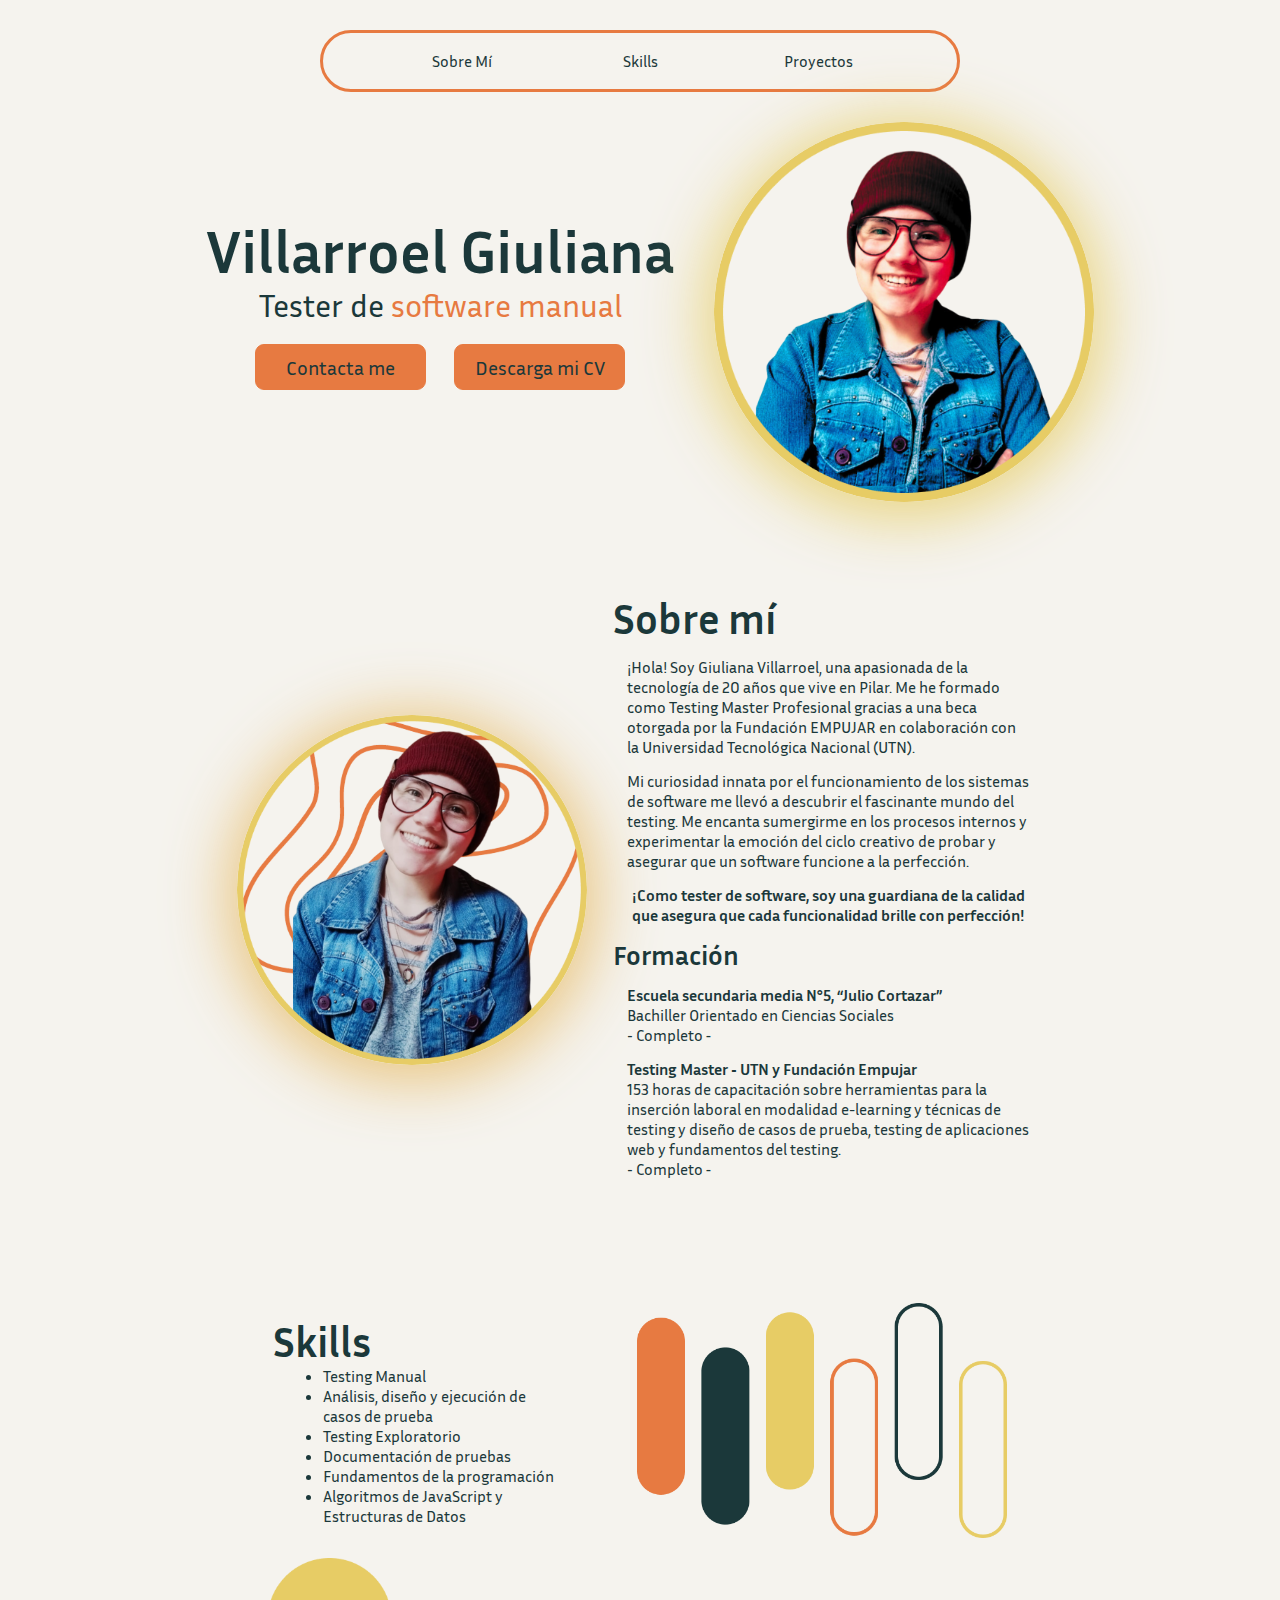
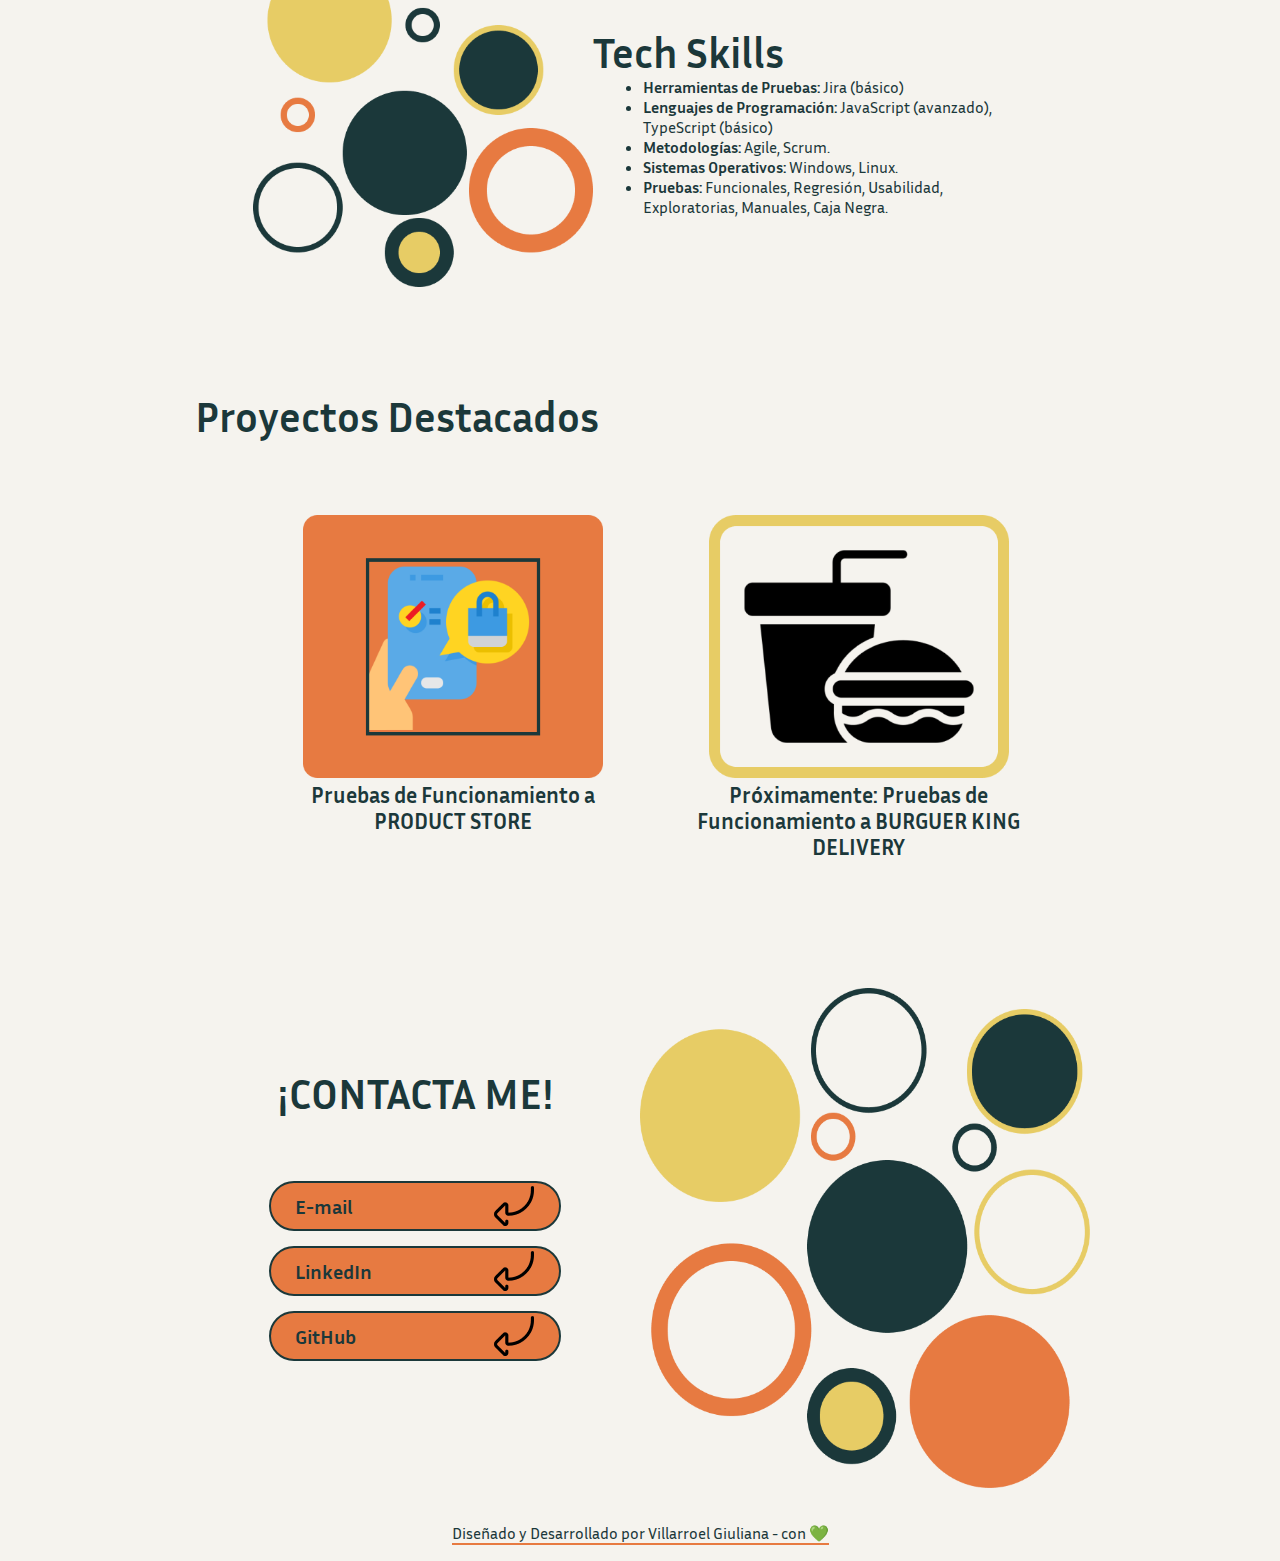
<file: index.html>
<!DOCTYPE html>
<html lang="en">
<head>
    <meta charset="UTF-8">
    <meta name="viewport" content="width=device-width, initial-scale=1.0">
    <link rel="stylesheet" href="style.css">
    <title>Portfolio - Villarroel Giuliana</title>
    <link rel="shortcut icon" href="./assets/images/pic-profile-y.png" type="image/x-icon">
</head>
<body>
    <header class="header">
        <nav class="header__menu">
            <ul class="header__menu--list">
                <li><a href="#about-me">Sobre Mí</a></li>
                <li><a href="#skills">Skills</a></li>
                <li><a href="#projects">Proyectos</a></li>
            </ul>
        </nav>

        <section class="header__hero">
            <div class="header__hero--content">
                <h2 class="header__hero--title">Villarroel Giuliana</h2>
                <p class="header__hero--subtitle">Tester de <span class="text-special">software manual</span></p>

                <div class="header__hero--link-box">
                    <a class="header__hero--link" href="#contact">Contacta me</a>
                    <a class="header__hero--link" href="https://drive.google.com/file/d/1UaVmNKasRRRmwoWt5iRom553cO-onj-A/view?usp=sharing">Descarga mi CV</a>
                </div>
            </div>
            <img class="header__hero--img" src="./assets/images/pic-profile-y.png" alt="Imagen de Giuliana sonriendo">
        </section>
    </header>

    <main>
        <section class="about" id="about-me">
            <img class="about__img" src="./assets/images/2nd-profile-y.png" alt="Imagen de Giuliana sonriendo">

            <div class="about__content">
                <h2 class="about__content--title">Sobre mí</h2>
                <p>¡Hola! Soy Giuliana Villarroel, una apasionada de la tecnología de 20 años que vive en Pilar. Me he formado como Testing Master Profesional gracias a una beca otorgada por la Fundación EMPUJAR en colaboración con la Universidad Tecnológica Nacional (UTN).</p>
                <p>Mi curiosidad innata por el funcionamiento de los sistemas de software me llevó a descubrir el fascinante mundo del testing. Me encanta sumergirme en los procesos internos y experimentar la emoción del ciclo creativo de probar y asegurar que un software funcione a la perfección.</p>
                <p class="about__content--expresion">¡Como tester de software, soy una guardiana de la calidad que asegura que cada funcionalidad brille con perfección!</p>
            
                <div class="about__content--academy">
                    <h3>Formación</h3>
                        <p> <strong>Escuela secundaria media N°5, “Julio Cortazar”</strong> <br>
                            Bachiller Orientado en Ciencias Sociales <br>
                            &dash; Completo &dash; </p>
    
                        <p> <strong>Testing Master &dash; UTN y Fundación Empujar</strong> <br>
                            153 horas de capacitación sobre herramientas para la inserción laboral en modalidad e-learning y técnicas de testing y diseño de casos de prueba, testing de aplicaciones web y fundamentos del testing. <br>
                            &dash; Completo &dash; </p>
                </div>
            </div>
        </section>

        <section class="skills" id="skills">
            <div class="skills__content">
                <div>
                    <h2 class="skills__content--title">Skills</h2>
                    <ul class="skills__content--list">
                        <li>Testing Manual</li>
                        <li>Análisis, diseño y ejecución de casos de prueba</li>
                        <li>Testing Exploratorio</li>
                        <li>Documentación de pruebas</li>
                        <li>Fundamentos de la programación</li>
                        <li>Algoritmos de JavaScript y Estructuras de Datos</li>
                    </ul>
                </div>
                <img class="skills__content--img" src="./assets/images/bg-linear.png" alt="imagen ilustrativa de lineas ondeantes">
            </div>

            <div class="skills__tech">
                <img class="skills__tech--img" src="./assets/images/img-bubbles.png" alt="">
                <div>
                    <h2 class="skills__content--title">Tech Skills</h2>
                    <ul class="skills__content--list">
                        <li><strong>Herramientas de Pruebas:</strong> Jira (básico) </li>
                        <li><strong>Lenguajes de Programación:</strong> JavaScript (avanzado), TypeScript (básico)</li>
                        <li><strong>Metodologías:</strong> Agile, Scrum.</li>
                        <li><strong>Sistemas Operativos:</strong> Windows, Linux.</li>
                        <li><strong>Pruebas:</strong> Funcionales, Regresión, Usabilidad, Exploratorias, Manuales, Caja Negra.</li>
                    </ul>
                </div>
            </div>
        </section>

        <section class="container-projects" id="projects">
            <h2 class="projects__title">Proyectos Destacados</h2>
            <div class="projects">
                <div class="projects__card">
                    <a href="./assets/pages/project-1.html">
                        <img class="projects__card--img" src="./assets/images/group-8.png" alt="Imagen ilustrativa de una tienda en línea">
                        <p class="projects__card--subtitle">Pruebas de Funcionamiento a PRODUCT STORE</p>
                    </a>

                </div>
                <div class="projects__card">
                    <a href="./assets/pages/project-2.html">
                        <img class="projects__card--img" src="./assets/images/group-9.png" alt="Imagen ilustrativa de un vaso y una hamburguesa">
                        <p class="projects__card--subtitle">Próximamente: Pruebas de Funcionamiento a BURGUER KING DELIVERY</p>
                    </a>
                </div>
            </div>
        </section>

        <section class="contact" id="contact">
            <div class="contact__content">
                <h2 class="contact__content--title">¡CONTACTA ME!</h2>

                <div class="contact__content--container">
                    <span class="contact__content--link">
                        <a href="mailto:villarroelgiuliana7@gmail.com">
                            E-mail
                       </a>
                       <img src="./assets/images/arrow.png" alt="">
                    </span>

                   <span class="contact__content--link">
                        <a href="https://www.linkedin.com/in/giulianavillarroel/">
                            LinkedIn
                       </a>
                       <img src="./assets/images/arrow.png" alt="">
                   </span>
                   <span class="contact__content--link">
                    <a href="https://github.com/nana-dev-sudo">
                        GitHub
                   </a>
                   <img src="./assets/images/arrow.png" alt="">
                   </span>
                </div>
            </div>

            <img class="contact__img" src="./assets/images/group-6.png" alt="Imagen de burbujas">
        </section>
    </main>

    <footer>
        <p>Diseñado y Desarrollado por Villarroel Giuliana - con 💚</p>
    </footer>
</body>
</html>
</file>
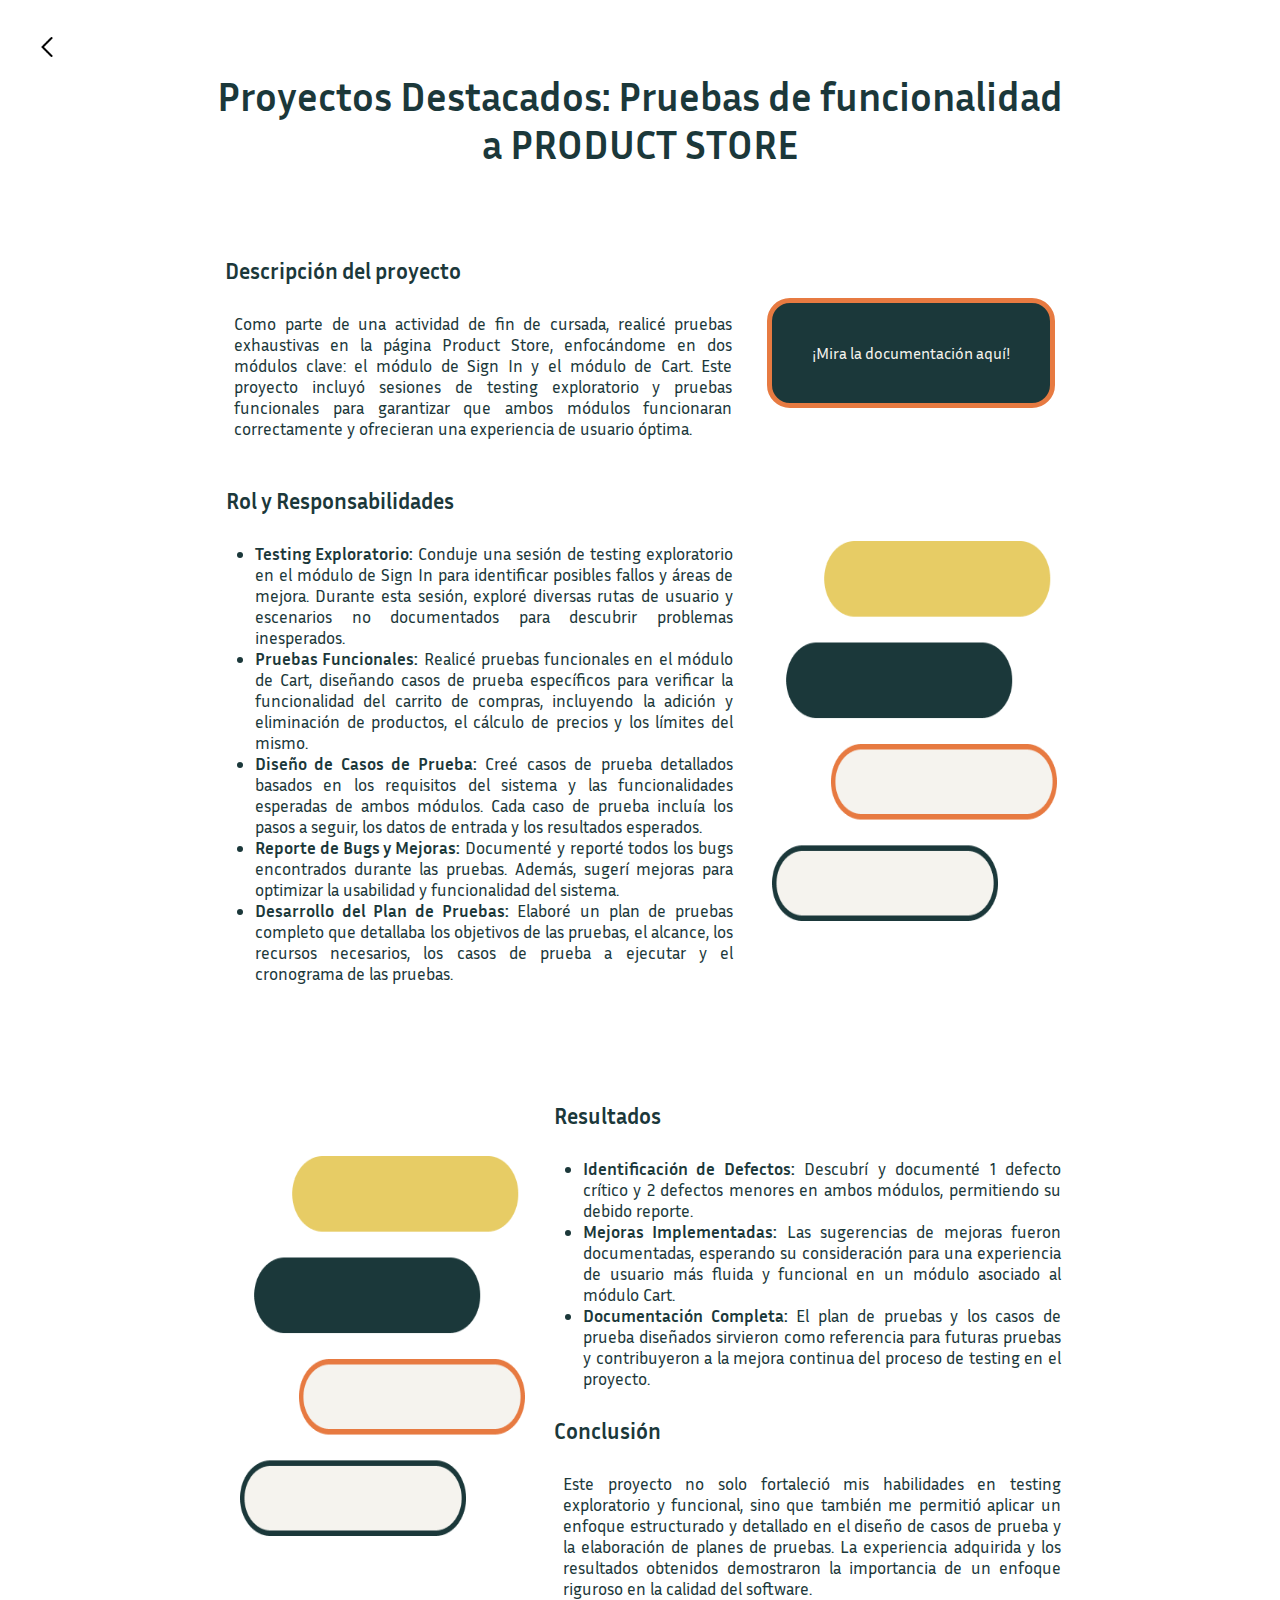
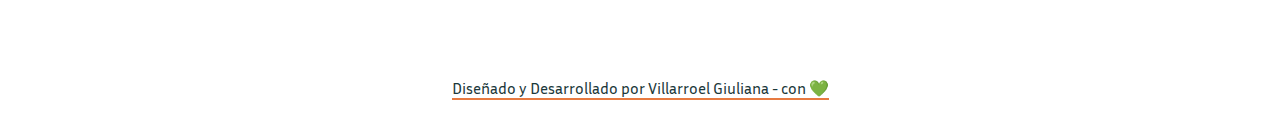
<file: assets/pages/project-1.html>
<!DOCTYPE html>
<html lang="en">
<head>
    <meta charset="UTF-8">
    <meta name="viewport" content="width=device-width, initial-scale=1.0">
    <title>Testing Manual</title>
    <link rel="stylesheet" href="pages.css">
</head>
<body>
    <header>
        <nav class="header__menu">
            <a href="../../index.html#projects"><img src="../images/flecha-inversa.png" alt=""></a>
        </nav>
    </header>

    <main class="project__container">
        
        <div class="project__content">
            <h1 class="project__title">Proyectos Destacados: Pruebas de funcionalidad a PRODUCT STORE</h1>

            <div class="content__description" id="description">
                <div>
                    <h3 class="content__description--subtitle">Descripción del proyecto</h3>
                    <p class="content__description--p">Como parte de una actividad de fin de cursada, realicé pruebas exhaustivas en la página Product Store, enfocándome en dos módulos clave: el módulo de Sign In y el módulo de Cart. Este proyecto incluyó sesiones de testing exploratorio y pruebas funcionales para garantizar que ambos módulos funcionaran correctamente y ofrecieran una experiencia de usuario óptima.</p>
                </div>
                <a class="content__description--link" href="https://drive.google.com/drive/folders/1ojq3KoeYKbe7kFkmVaDL2mB5NRf8R5VJ?usp=sharing">¡Mira la documentación aquí!</a>
            </div>

            <div class="content__list" id="rol">
                <div>
                    <h3 class="content__description--subtitle">Rol y Responsabilidades</h3>
                    <ul class="content__list--ul">
                        <li><strong>Testing Exploratorio:</strong> Conduje una sesión de testing exploratorio en el módulo de Sign In para identificar posibles fallos y áreas de mejora. Durante esta sesión, exploré diversas rutas de usuario y escenarios no documentados para descubrir problemas inesperados.</li>
                        <li><strong>Pruebas Funcionales:</strong> Realicé pruebas funcionales en el módulo de Cart, diseñando casos de prueba específicos para verificar la funcionalidad del carrito de compras, incluyendo la adición y eliminación de productos, el cálculo de precios y los límites del mismo.</li>
                        <li><strong>Diseño de Casos de Prueba:</strong> Creé casos de prueba detallados basados en los requisitos del sistema y las funcionalidades esperadas de ambos módulos. Cada caso de prueba incluía los pasos a seguir, los datos de entrada y los resultados esperados.</li>
                        <li><strong>Reporte de Bugs y Mejoras:</strong> Documenté y reporté todos los bugs encontrados durante las pruebas. Además, sugerí mejoras para optimizar la usabilidad y funcionalidad del sistema.</li>
                        <li><strong>Desarrollo del Plan de Pruebas:</strong> Elaboré un plan de pruebas completo que detallaba los objetivos de las pruebas, el alcance, los recursos necesarios, los casos de prueba a ejecutar y el cronograma de las pruebas.</li>
                    </ul>
                </div>
                <img class="project__content--img-vertical" src="../images/group-3.png" alt="Imagen ilustrativa de lineas ondulantes">
            </div>
        </div>
    

        <div class="project__secondary-content">
            <img class="project__content--img-vertical" src="../images/group-3.png" alt="Imagen ilustrativa de lineas ondulantes">

            <div id="results">
                <h3 class="content__description--subtitle">Resultados</h3>
                <ul class="content__list--ul">
                    <li><strong>Identificación de Defectos:</strong> Descubrí y documenté 1 defecto crítico y 2 defectos menores en ambos módulos, permitiendo su debido reporte.</li>
                    <li><strong>Mejoras Implementadas:</strong> Las sugerencias de mejoras fueron documentadas, esperando su consideración para una experiencia de usuario más fluida y funcional en un módulo asociado al módulo Cart.</li>
                    <li><strong>Documentación Completa:</strong> El plan de pruebas y los casos de prueba diseñados sirvieron como referencia para futuras pruebas y contribuyeron a la mejora continua del proceso de testing en el proyecto.</li>
                </ul>

                <h3 class="content__description--subtitle">Conclusión</h3>
                <p class="content__description--p">Este proyecto no solo fortaleció mis habilidades en testing exploratorio y funcional, sino que también me permitió aplicar un enfoque estructurado y detallado en el diseño de casos de prueba y la elaboración de planes de pruebas. La experiencia adquirida y los resultados obtenidos demostraron la importancia de un enfoque riguroso en la calidad del software.</p>
            </div>
        </div>

    </main>
    <footer>
        <p>Diseñado y Desarrollado por Villarroel Giuliana - con 💚</p>
    </footer>
</body>
</html>
</file>
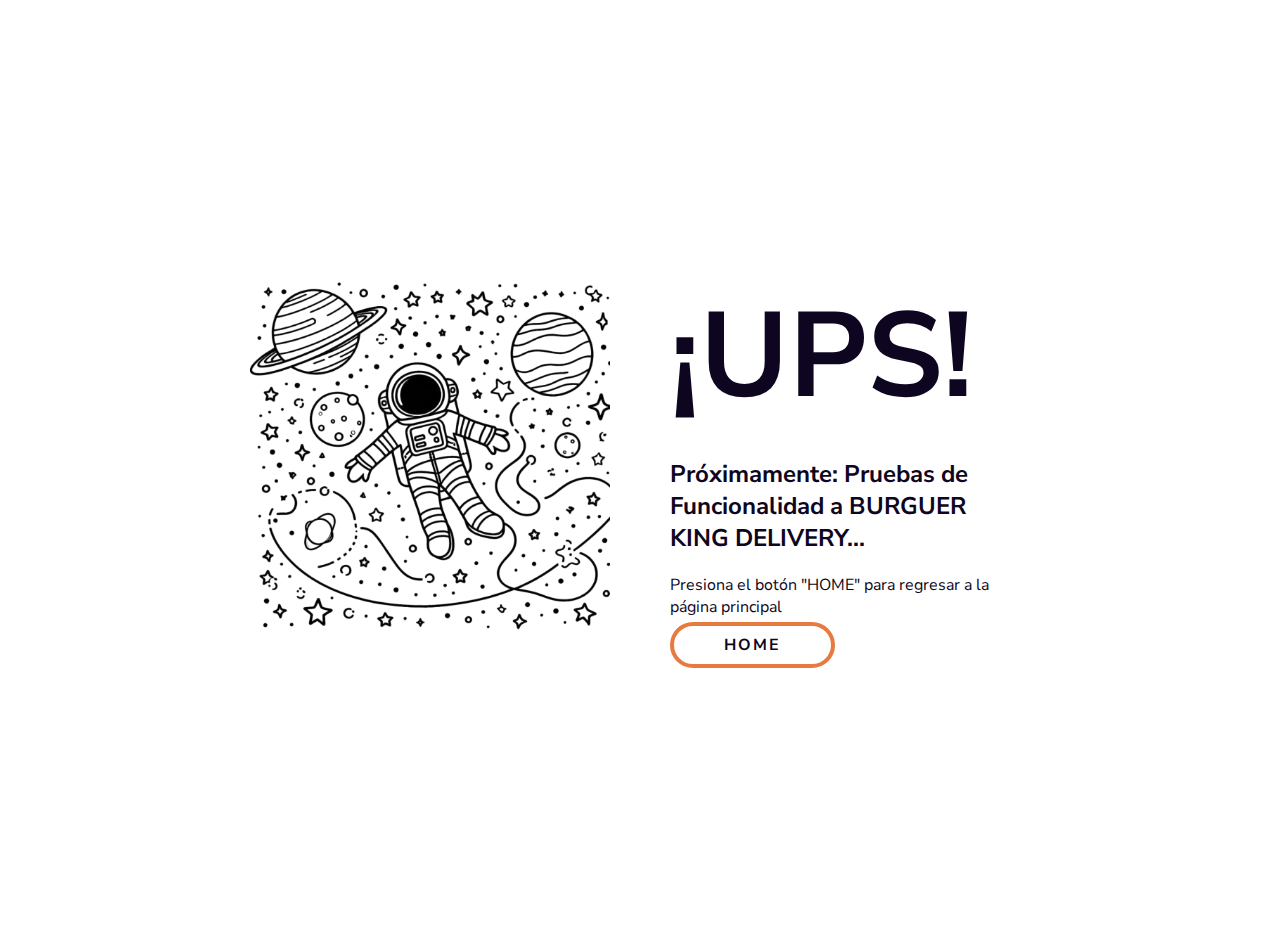
<file: assets/pages/project-2.html>
<!DOCTYPE html>
<html lang="en">
<head>
    <meta charset="UTF-8">
    <meta name="viewport" content="width=device-width, initial-scale=1.0">
    <title>Testing Manual</title>
    <link rel="stylesheet" href="notFound.css">
</head>
<body>
      <main>
        <div class="container">
          <img src="../images/astro.png" alt="Imagen ilustrativa de un astronauta perdido en el espacio">
          
          <div>
            <h1>¡UPS!</h1>
            <h2>Próximamente: Pruebas de Funcionalidad a BURGUER KING DELIVERY...</h2>
            <p>Presiona el botón "HOME" para regresar a la página principal</p>
            <a href="../../index.html#projects" class="btn orange">HOME</a>
          </div>
        </div>
      </main>
</body>
</html>
</file>
<file: style.css>
@import url('https://fonts.googleapis.com/css2?family=Inria+Sans:ital,wght@0,300;0,400;0,700;1,300;1,400;1,700&display=swap');

:root {
    --primary-color: #E77A41;
    --secondary-color: #1B383A;
    --tird-color: #E7CC65;
    --neutral-color: #F5F3EE;
}

* {
    margin: 0;
    padding: 0;
    box-sizing: border-box;
    font-family: "Inria Sans", sans-serif;
    color: var(--secondary-color);
}

.text-special {
    color: var(--primary-color);
}

body {
    background-color: var(--neutral-color);
}

.header {
    width: 100%;
}

.header__menu {
    width: 50%;
    border: 3px solid var(--primary-color);
    border-radius: 34px;
    margin: 30px auto;
}

.header__menu--list {
    display: flex;
    justify-content: space-evenly;
    align-items: center;
    padding: 10px;
    list-style: none;
}
.header__menu--list li {
    width: 100px;
    padding: 8px 3px;
    border-radius: 12px;
    text-align: center;
    cursor: pointer;
}
.header__menu--list li:hover {
    background-color: var(--tird-color);
}
.header__menu--list a {
    text-decoration: none;
}

.header__hero {
    display: flex;
    flex-wrap: wrap-reverse;
    justify-content: center;
    align-items: center;
    gap: 20px;
    margin-bottom: 4rem;
}
.header__hero--content {
    margin: 20px;
}
.header__hero--title {
    font-size: 60px;
    font-weight: 800;
    text-align: center;
}
.header__hero--subtitle {
    font-size: 32px;
    font-weight: 500;
    text-align: center;
}

.header__hero--link-box {
    display: flex;
    justify-content: space-evenly;
    margin: 20px;
}
.header__hero--link {
    width: 40%;
    padding: 10px;
    border-radius: 9px;
    border: 1px solid var(--primary-color);
    text-decoration: none;
    cursor: pointer;
    font-size: 20px;
    background-color: var(--primary-color);
    text-align: center;
}

.header__hero--link:hover {
    background-color: var(--tird-color);
    border: 1px solid var(--secondary-color);
}

.header__hero--img {
    width: 380px;
    box-shadow: 0 7px 60px 10px #e7ce6bd2;
    border-radius: 100%;
}

/* about section */
.about {
    max-width: 900px;
    display: flex;
    justify-content: space-evenly;
    align-items: center;
    padding: 20px;
    margin: 50px auto;
}

.about__img {
    width: 350px;
    box-shadow: 0 7px 60px 10px #e7bc6bd2;
    border-radius: 100%;
}

.about__content {
    width: 50%;
}
.about__content--title {
    font-size: 42px;
    margin: 7px auto;
}
.about__content p {
    margin: 14px;
}

.about__content--expresion {
    text-align: center;
    font-weight: 600;
}

.about__content--academy h3 {
    font-size: 27px;
    font-weight: 700;
}

/* skills section */
.skills {
    width: 900px;
    padding: 20px;
    display: flex;
    flex-direction: column;
    align-items: center;
    margin: 2rem auto;
}

.skills__content {
    width: 90%;
    display: flex;
    justify-content: space-evenly;
    align-items: center;
    padding: 20px;
    gap: 5rem;
}
.skills__content--title {
    font-size: 42px;
    font-weight: 800;
}
.skills__content--list {
    margin-left: 50px;
}
.skills__content--list li {
    font-size: 16px;
}
.skills__content--img {
    width: 370px;
}

.skills__tech {
    width: 90%;
    display: flex;
    justify-content: space-evenly;
    align-items: center;
}
.skills__tech--img {
    width: 340px;
}

/* projects section */
.container-projects {
    max-width: 930px;
    margin: 30px auto;
    padding: 20px;
}

.projects__title {
    margin: 2rem auto;
    font-size: 42px;
    font-weight: 800;
}

.projects {
    display: flex;
    justify-content: space-evenly;
    text-align: center;
    flex-wrap: wrap;
    margin: 1rem;
    padding: 2rem;
    width: 100%;
}

.projects__card {
    width: 350px;
    height: 380px;
    margin: auto 20px;
    cursor: pointer;
    padding: 10px;
    border-radius: 12px;
}
.projects__card:hover {
    box-shadow: 0 7px 60px 10px #e7ce6bd2;
    transition: all .5s ease-out;
}

.projects__card a {
    text-decoration: none;
}

.projects__card--img {
    width: 300px;
}

.projects__card--subtitle {
    font-size: 22px;
    font-weight: 600;
}

/* contact section */
.contact {
    max-width: 900px;
    height: 500px;
    display: flex;
    justify-content: space-between;
    margin: 35px auto;
}

.contact__content {
    height: 60%;
    width: 50%;
    display: flex;
    flex-direction: column;
    align-items: center;
    margin-top: 5rem;
}

.contact__content--title {
    font-size: 42px;
    font-weight: 800;
    margin-bottom: 3rem;
}

.contact__content--container {
    width: 65%;
}

.contact__content--link {
    background-color: var(--primary-color);
    border: 2px solid var(--secondary-color);
    margin: 15px auto;
    border-radius: 45px;
    display: flex;
    justify-content: space-between;
    align-items: center;
    cursor: pointer;

    font-size: 20px;
    font-weight: 600;
}
.contact__content--link a {
    text-decoration: none;
    margin-left: 1.2rem;
    padding: 5px;
    border-radius: 50px;
}

.contact__content--link img {
    height: 60%;
    margin-right: 1.4rem;
    padding: 3px;
}

.contact__content--link:hover, .contact__content--link:hover a {
    background-color: var(--secondary-color);
    color: var(--primary-color);
    transition: all .3s ease-out;
}

.contact__content--link span:hover {
    color: var(--primary-color);
}

.contact__img {
    max-width: 50%;
}

/* footer */
footer {
    width: 100%;
    display: flex;
    justify-content: center;
    margin: 2rem auto 1rem;
    text-align: center;
}

footer p {
    border-bottom: 2px solid var(--primary-color);
}


/* MEDIA QUERIES */
@media (max-width: 900px) {
    .header__hero--img {
        width: 50%;
    }

    .about__content {
        background-color: var(--secondary-color);
        padding: 30px;
        border-radius: 20px;
        width: 90%;
    }
    .about__content p, .about__content strong {
        color: var(--neutral-color);
    }
    .about__content--title, .about__content h3 {
        color: var(--primary-color);
    } 
    .about__img {
        display: none;
    }

    .skills {
        width: 90%;
        justify-content: center;
    }
    .skills__content{
        flex-wrap: wrap-reverse;
        margin: 1rem auto;
    }
    .skills__tech {
        flex-wrap: wrap;
    }
    .skills__tech > div {
        width: 80%;
        margin: 1rem 1.7rem 1rem auto;
    }

    .projects__title {
        margin-left: 12px;
    }
    .projects__card {
        margin-bottom: 30px;
        width: 45%;
        height: fit-content;
    }
    .projects__card--img {
        width: 100%;
    }

    .contact {
        width: 96%;
        justify-content: center;
        background-image: linear-gradient(rgba(65, 63, 63, 0.5), rgba(65, 63, 63, 0.5)), url('./assets/images/group-6.png');
        background-size: cover;
        background-blend-mode: darken;
        border-radius: 12px;
    }
    .contact__content--title {
        text-shadow: 1px 4px 1px var(--primary-color);
        text-align: center;
    }
    .contact__img {
        display: none;
    }
}


@media (max-width: 720px) {
    .header__hero--img {
        width: 66%;
    }
    .header__menu {
        width: 80%;
    }
    .header__hero--title {
        font-size: 40px;
    }
    .header__hero--subtitle {
        font-size: 27px;
    }

    .header__hero--link-box {
        display: flex;
        flex-direction: column;
    }
    .header__hero--link {
        width: 100%;
        margin: 10px auto;
    }

    .skills__content--img, .skills__tech--img {
        width: 80%;
    }

    .projects__card {
        width: 75%;
    }

    .contact {
        width: 96%;
    }
    .contact__content--container {
        width: 90%;
    }
}
</file>
<file: assets/pages/pages.css>
@import url('https://fonts.googleapis.com/css2?family=Inria+Sans:ital,wght@0,300;0,400;0,700;1,300;1,400;1,700&display=swap');

:root {
    --primary-color: #E77A41;
    --secondary-color: #1B383A;
    --tird-color: #E7CC65;
    --neutral-color: #F5F3EE;
}

* {
    margin: 0;
    padding: 0;
    box-sizing: border-box;
    font-family: "Inria Sans", sans-serif;
    color: var(--secondary-color);
}

.header__menu {
    position: absolute;
    top: 2rem;
    left: 2rem;
}
.header__menu img {
    width: 30px;
    padding: 5px;
    border-radius: 9px;
}
.header__menu img:hover {
    border: 1px solid var(--primary-color);
    transition: all .7s ease-out;
}

/* description section */
.project__content {
    max-width: 900px;
    display: flex;
    flex-direction: column;
    align-items: center;
    padding: 20px;
    margin: 32px auto 50px;
}

.project__title {
    font-size: 40px;
    text-align: center;
    font-weight: 800;
    margin-bottom: 70px;
    margin-top: 20px;
}

.content__description, .content__list {
    width: 100%;
    display: flex;
    flex-wrap: wrap;
    justify-content: space-evenly;
    align-items: center;
}
.content__description > div, .content__list div {
    width: 60%;
    text-align: justify;
}

.content__description--subtitle {
    font-size: 22px;
    margin: 20px auto;
}

.content__description--p, .content__list--ul {
    font-size: 17px;
    padding: 9px;
}

.content__description--link {
    background-color: var(--secondary-color);
    border: 5px solid var(--primary-color);
    color: var(--neutral-color);
    padding: 40px;
    margin-top: 20px;
    margin-left: 10px;
    border-radius: 23px;
    cursor: pointer;
    text-decoration: none;
}
.content__description--link:hover {
    background-color: var(--primary-color);
    border: 5px solid var(--secondary-color);
}

.project__content--img-vertical {
    height: 380px;
    width: 285px;
    margin: 1rem auto;
}

.content__list {
    margin: 20px auto auto 16px;
}

.content__list--ul li {
    margin: auto auto 0px 20px;
}

/* secondary content */
.project__secondary-content {
    max-width: 900px;
    display: flex;
    justify-content: space-evenly;
    align-items: center;
    margin: 12px auto 50px;
    flex-wrap: wrap-reverse;
    padding: 20px;
}

.project__secondary-content > div {
    width: 60%;
    text-align: justify;
}

/* footer */
footer {
    width: 100%;
    display: flex;
    justify-content: center;
    margin: 2rem auto 1rem;
    text-align: center;
}

footer p {
    border-bottom: 2px solid var(--primary-color);
}

@media (max-width: 900px) {
    .project__content, .project__secondary-content {
        width: 90%;
        padding: auto;
    }
    .project__title {
        margin-top: 20px;
    }

    .project__content--img-vertical {
        display: none;
    }

    .content__description {
        justify-content: center;
    }
    .content__description > div, .content__list div, .project__secondary-content > div {
        text-align: start;
        width: 90%;
        border: 3px dotted var(--primary-color);
        border-radius: 12px;
        padding: 10px;
        margin: auto;
    }
    .content__list div {
        justify-content: center;
    }
    .content__description--link {
        padding: 20px;
    }
    .content__list--ul li {
        margin-bottom: 10px;
    }
}

@media (max-width: 720px) {
    .project__content--img-vertical {
        width: 70%;
    }

    .content__list div {
        justify-content: center;
        margin: auto auto auto 8px;
    }
}
</file>
<file: assets/pages/notFound.css>
@import url('https://fonts.googleapis.com/css?family=Nunito+Sans');

:root {
  --blue: #0e0620;
  --white: #fff;
  --orange: #E77A41;
}

html,
body {
  height: 100%;
}

body {
  display: flex;
  align-items: center;
  justify-content: center;
  font-family:"Nunito Sans";
  color: var(--blue);
  font-size: 1em;
}

.container {
  display: flex;
  justify-content: space-evenly;
  align-items: center;
  flex-wrap: wrap;
  max-width: 900px;
  height: 100vh;
  padding: 20px;
}

img {
  width: 40%;
  border-radius: 20px;
}

.container > div {
  width: 40%;
}
a {
  font-family:"Nunito Sans";
  text-decoration: none;
}

h1 {
  font-size: 7.5em;
  margin: 15px 0px;
  font-weight:bold;
}

h2 {
  font-weight:bold;
}

.btn {
  z-index: 1;
  overflow: hidden;
  background: transparent;
  position: relative;
  padding: 8px 50px;
  border-radius: 30px;
  cursor: pointer;
  font-size: 1em;
  letter-spacing: 2px;
  transition: 0.2s ease;
  font-weight: bold;
  margin: 5px 0px;
  &.orange {
    border: 4px solid var(--orange);
    color: var(--blue);
    &:before {
      content: "";
      position: absolute;
      left: 0;
      top: 0;
      width: 0%;
      height: 100%;
      background: var(--orange);
      z-index: -1;
      transition: 0.2s ease;
    }
    &:hover {
      color: var(--white);
      background: var(--orange);
      transition: 0.2s ease;
      &:before {
        width: 100%;
        border-radius: 30px;
      }
    }
  }
}

/* MEDIA QUERIES */
@media (max-width: 900px) {
  .container {
    flex-direction: column;
  }
  
  img {
    width: 90%;
  }
  
  .container > div {
    width: 90%;
    text-align: center;
  }
}

@media (max-width:768px) {
  body {
    display:block;
  }
  .container {
    margin-top:70px;
    margin-bottom:70px;
  }

  h1 {
    font-size: 5.7rem;
  }
}
</file>
